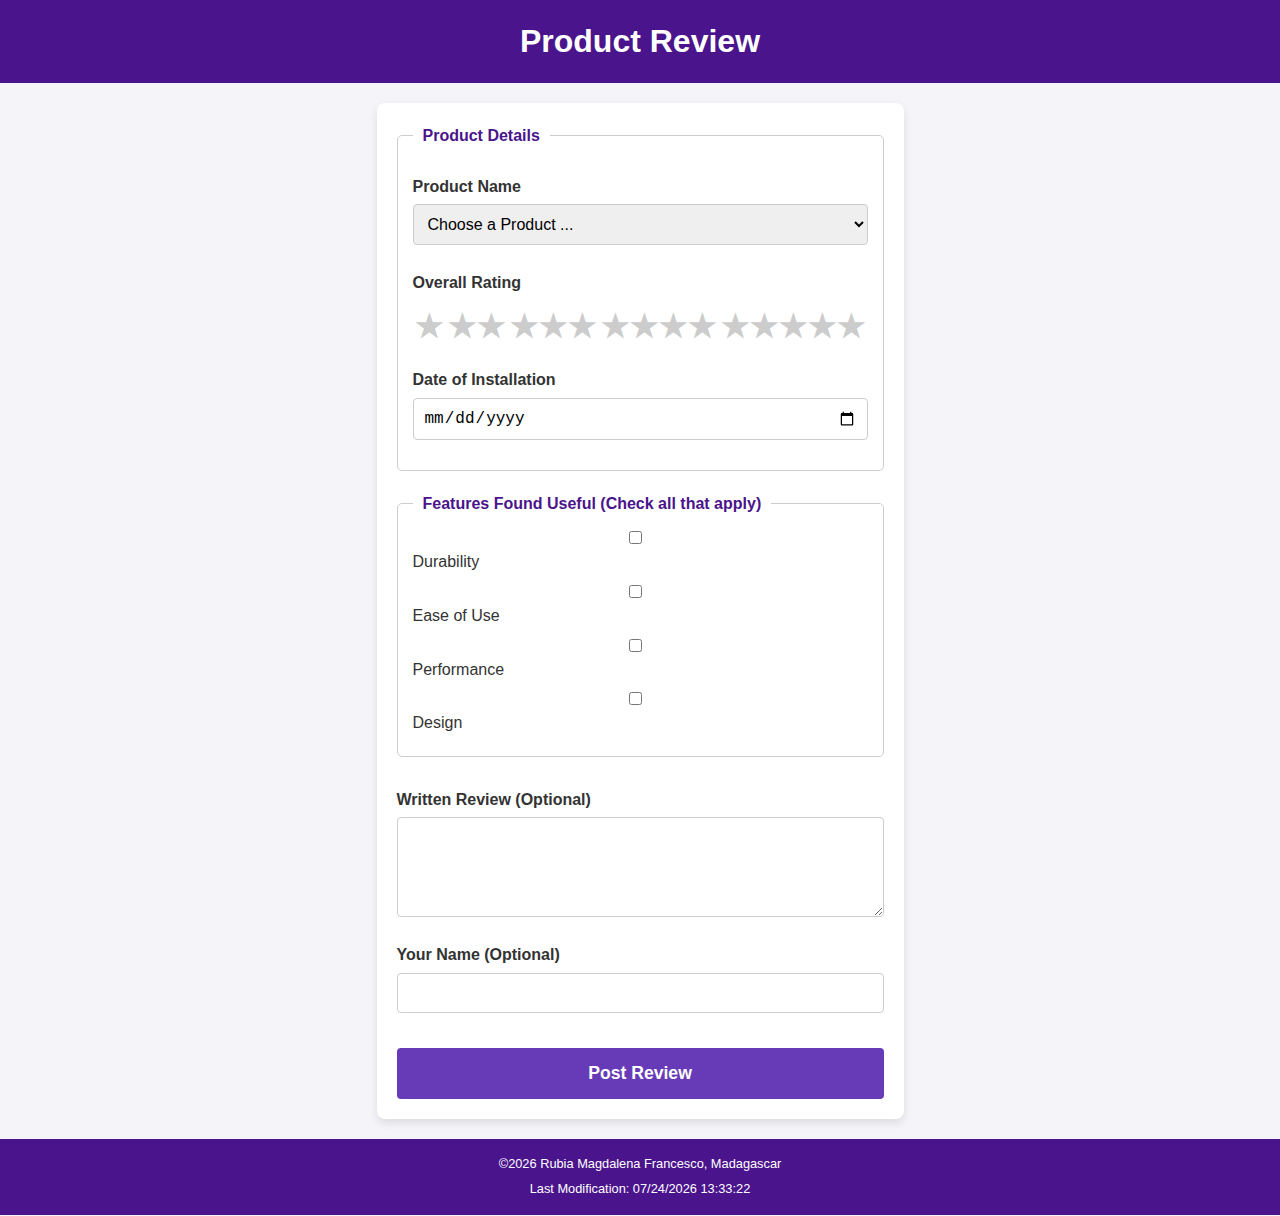
<file: form.html>
<!DOCTYPE html>
<html lang="en">
<head>
    <meta charset="UTF-8">
    <meta name="viewport" content="width=device-width, initial-scale=1.0">
    <title>Product Review Form</title>
    <link rel="stylesheet" href="styles/form.css">
    </head>
<body>
    <header>
        <h1>Product Review</h1>
    </header>

    <main>
        <form method="get" action="review.html" class="review-form">
            <fieldset>
                <legend>Product Details</legend>

                <label for="productName">Product Name</label>
                <select id="productName" name="productName" required>
                    <option value="" disabled selected>Choose a Product ...</option>
                    </select>

                <label>Overall Rating</label>
                <div class="rating-stars">
                    <input type="radio" id="rating5" name="overallRating" value="5" required>
                    <label for="rating5" title="5 Stars">★★★★★</label>

                    <input type="radio" id="rating4" name="overallRating" value="4">
                    <label for="rating4" title="4 Stars">★★★★</label>

                    <input type="radio" id="rating3" name="overallRating" value="3">
                    <label for="rating3" title="3 Stars">★★★</label>

                    <input type="radio" id="rating2" name="overallRating" value="2">
                    <label for="rating2" title="2 Stars">★★</label>

                    <input type="radio" id="rating1" name="overallRating" value="1">
                    <label for="rating1" title="1 Star">★</label>
                </div>

                <label for="installDate">Date of Installation</label>
                <input type="date" id="installDate" name="installDate" required>
            </fieldset>

            <fieldset>
                <legend>Features Found Useful (Check all that apply)</legend>

                <div class="checkbox-group">
                    <input type="checkbox" id="featureDurability" name="usefulFeatures" value="Durability">
                    <label for="featureDurability">Durability</label>

                    <input type="checkbox" id="featureEase" name="usefulFeatures" value="Ease of Use">
                    <label for="featureEase">Ease of Use</label>

                    <input type="checkbox" id="featurePerformance" name="usefulFeatures" value="Performance">
                    <label for="featurePerformance">Performance</label>

                    <input type="checkbox" id="featureDesign" name="usefulFeatures" value="Design">
                    <label for="featureDesign">Design</label>
                </div>
            </fieldset>
            
            <label for="writtenReview">Written Review (Optional)</label>
            <textarea id="writtenReview" name="writtenReview"></textarea>

            <label for="userName">Your Name (Optional)</label>
            <input type="text" id="userName" name="userName">

            <input type="submit" value="Post Review" class="submit-button">
        </form>
    </main>

    <footer>
        <p>&copy;<span id="currentYear"></span> Rubia Magdalena Francesco, Madagascar</p>
        <p>Last Modification: <span id="lastModified"></span></p>
    </footer>

    <script src="scripts/form.js"></script>
</body>
</html>
</file>
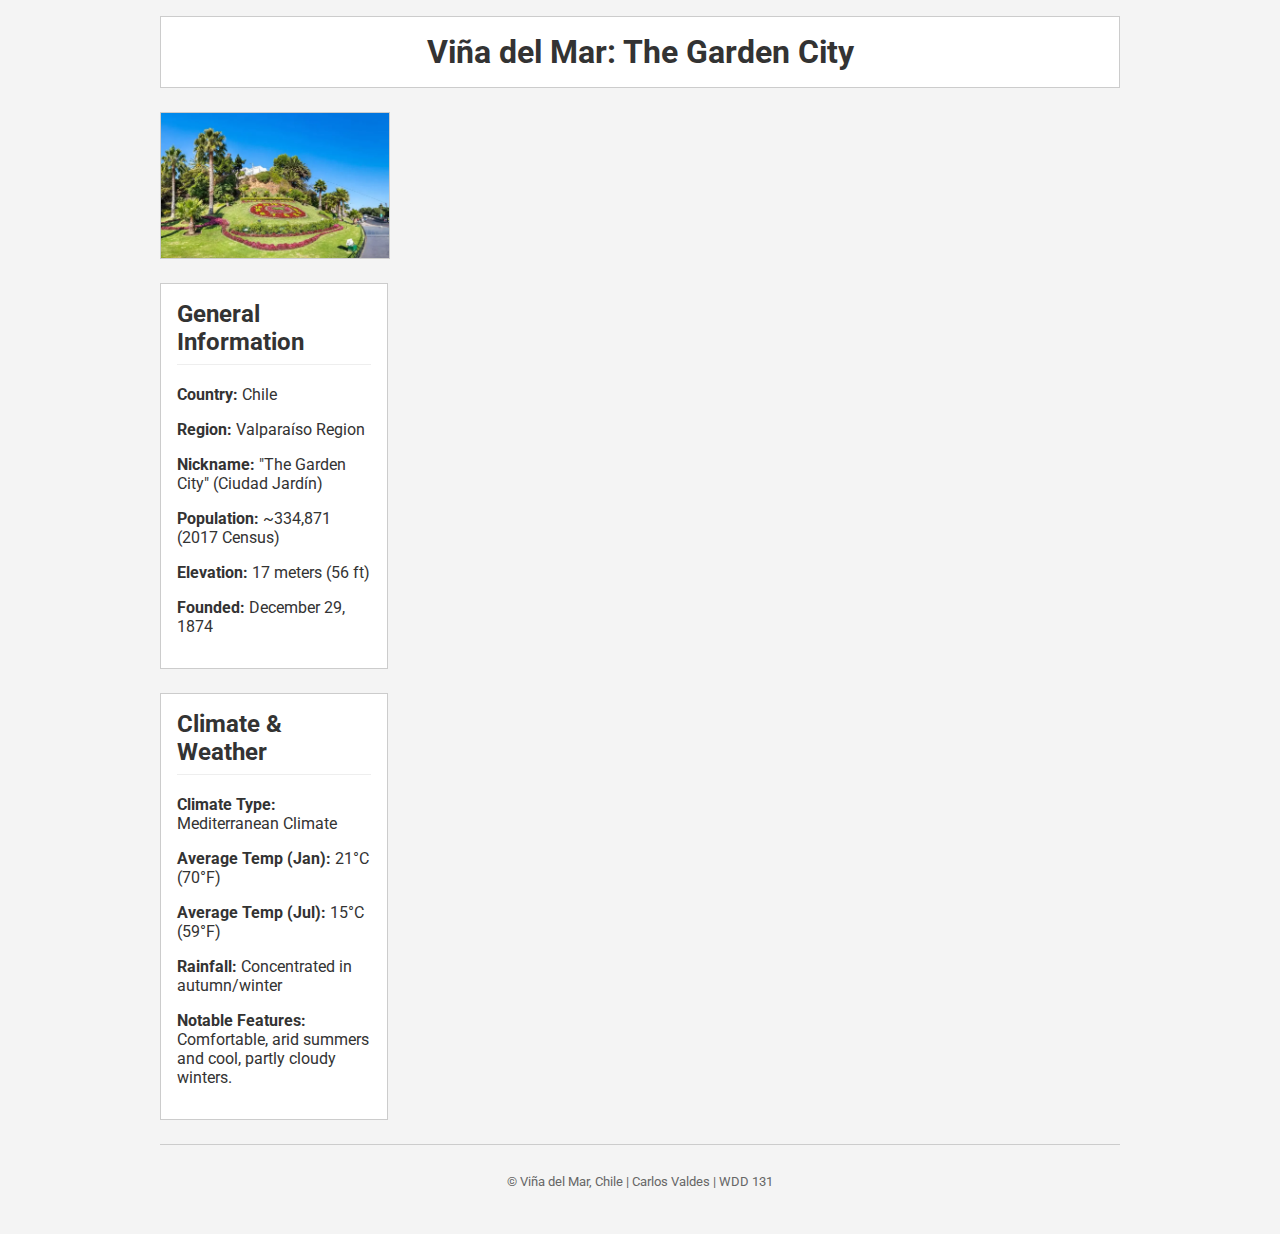
<file: place.html>
<!DOCTYPE html>
<html lang="en">
<head>
    <meta charset="UTF-8">
    <meta name="viewport" content="width=device-width, initial-scale=1.0">
    <title>Viña del Mar, Chile</title>
    <meta name="description" content="Explore Viña del Mar, Chile, known as the 'Garden City.' Discover its beautiful beaches, vibrant culture, and detailed weather information.">
    <meta name="author" content="Carlos Valdes">
    <link rel="stylesheet" href="styles/place.css">
    <link rel="preconnect" href="https://fonts.googleapis.com">
    <link rel="preconnect" href="https://fonts.gstatic.com" crossorigin>
    <link href="https://fonts.googleapis.com/css2?family=Roboto:wght@400;700&display=swap" rel="stylesheet">
</head>
<body>

    <div class="page-container">
        <header>
            <h1>Viña del Mar: The Garden City</h1>
        </header>

        <main>
            <div class="image-container">
                <picture>
                    <source media="(min-width: 768px)" srcset="images/vina-del-mar-large.webp">
                    <img src="images/vina-del-mar-small.jpg" alt="A beautiful view of the coastal city of Viña del Mar">
                </picture>
            </div>

            <div class="data-section">
                <h2>General Information</h2>
                <p><strong>Country:</strong> Chile</p>
                <p><strong>Region:</strong> Valparaíso Region</p>
                <p><strong>Nickname:</strong> "The Garden City" (Ciudad Jardín)</p>
                <p><strong>Population:</strong> ~334,871 (2017 Census)</p>
                <p><strong>Elevation:</strong> 17 meters (56 ft)</p>
                <p><strong>Founded:</strong> December 29, 1874</p>
            </div>

            <div class="weather-section">
                <h2>Climate & Weather</h2>
                <p><strong>Climate Type:</strong> Mediterranean Climate</p>
                <p><strong>Average Temp (Jan):</strong> 21°C (70°F)</p>
                <p><strong>Average Temp (Jul):</strong> 15°C (59°F)</p>
                <p><strong>Rainfall:</strong> Concentrated in autumn/winter</p>
                <p><strong>Notable Features:</strong> Comfortable, arid summers and cool, partly cloudy winters.</p>
            </div>
        </main>

        <footer>
            <p>&copy; <span id="currentyear"></span> Viña del Mar, Chile | Carlos Valdes | WDD 131</p>
        </footer>
    </div>

    <script src="scripts/place.js" defer></script>
</body>
</html>
</file>
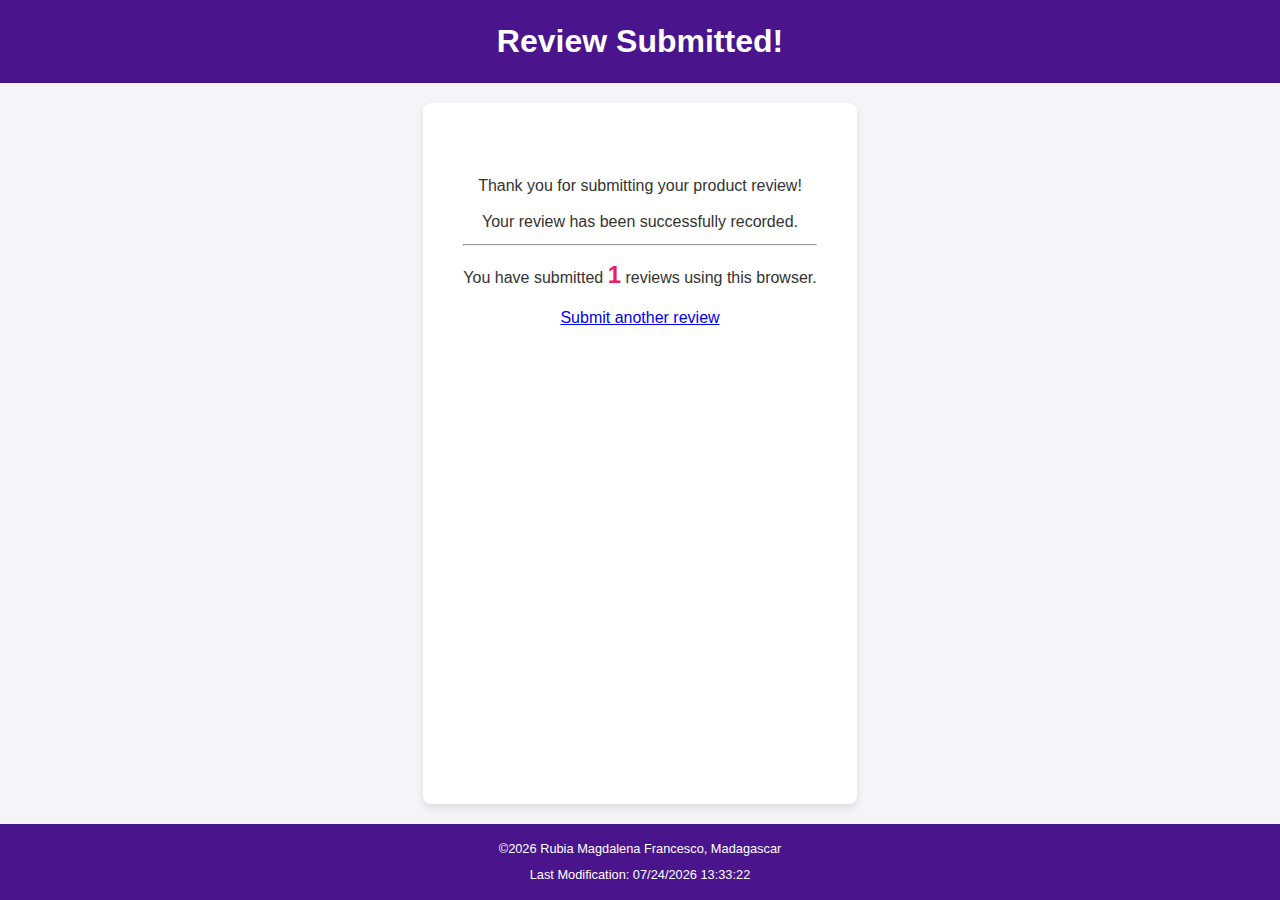
<file: review.html>
<!DOCTYPE html>
<html lang="en">
<head>
    <meta charset="UTF-8">
    <meta name="viewport" content="width=device-width, initial-scale=1.0">
    <title>Review Confirmation</title>
    <link rel="stylesheet" href="styles/form.css"> 
</head>
<body>
    <header>
        <h1>Review Submitted!</h1>
    </header>

    <main>
        <div class="confirmation-message">
            <p>Thank you for submitting your product review!</p>
            <p>Your review has been successfully recorded.</p>
            <hr>
            <p>You have submitted <span id="reviewCount">0</span> reviews using this browser.</p>
            <p><a href="form.html">Submit another review</a></p>
        </div>
    </main>

    <footer>
        <p>&copy;<span id="currentYear"></span> Rubia Magdalena Francesco, Madagascar</p>
        <p>Last Modification: <span id="lastModified"></span></p>
    </footer>

    <script src="scripts/form.js"></script>
</body>
</html>
</file>
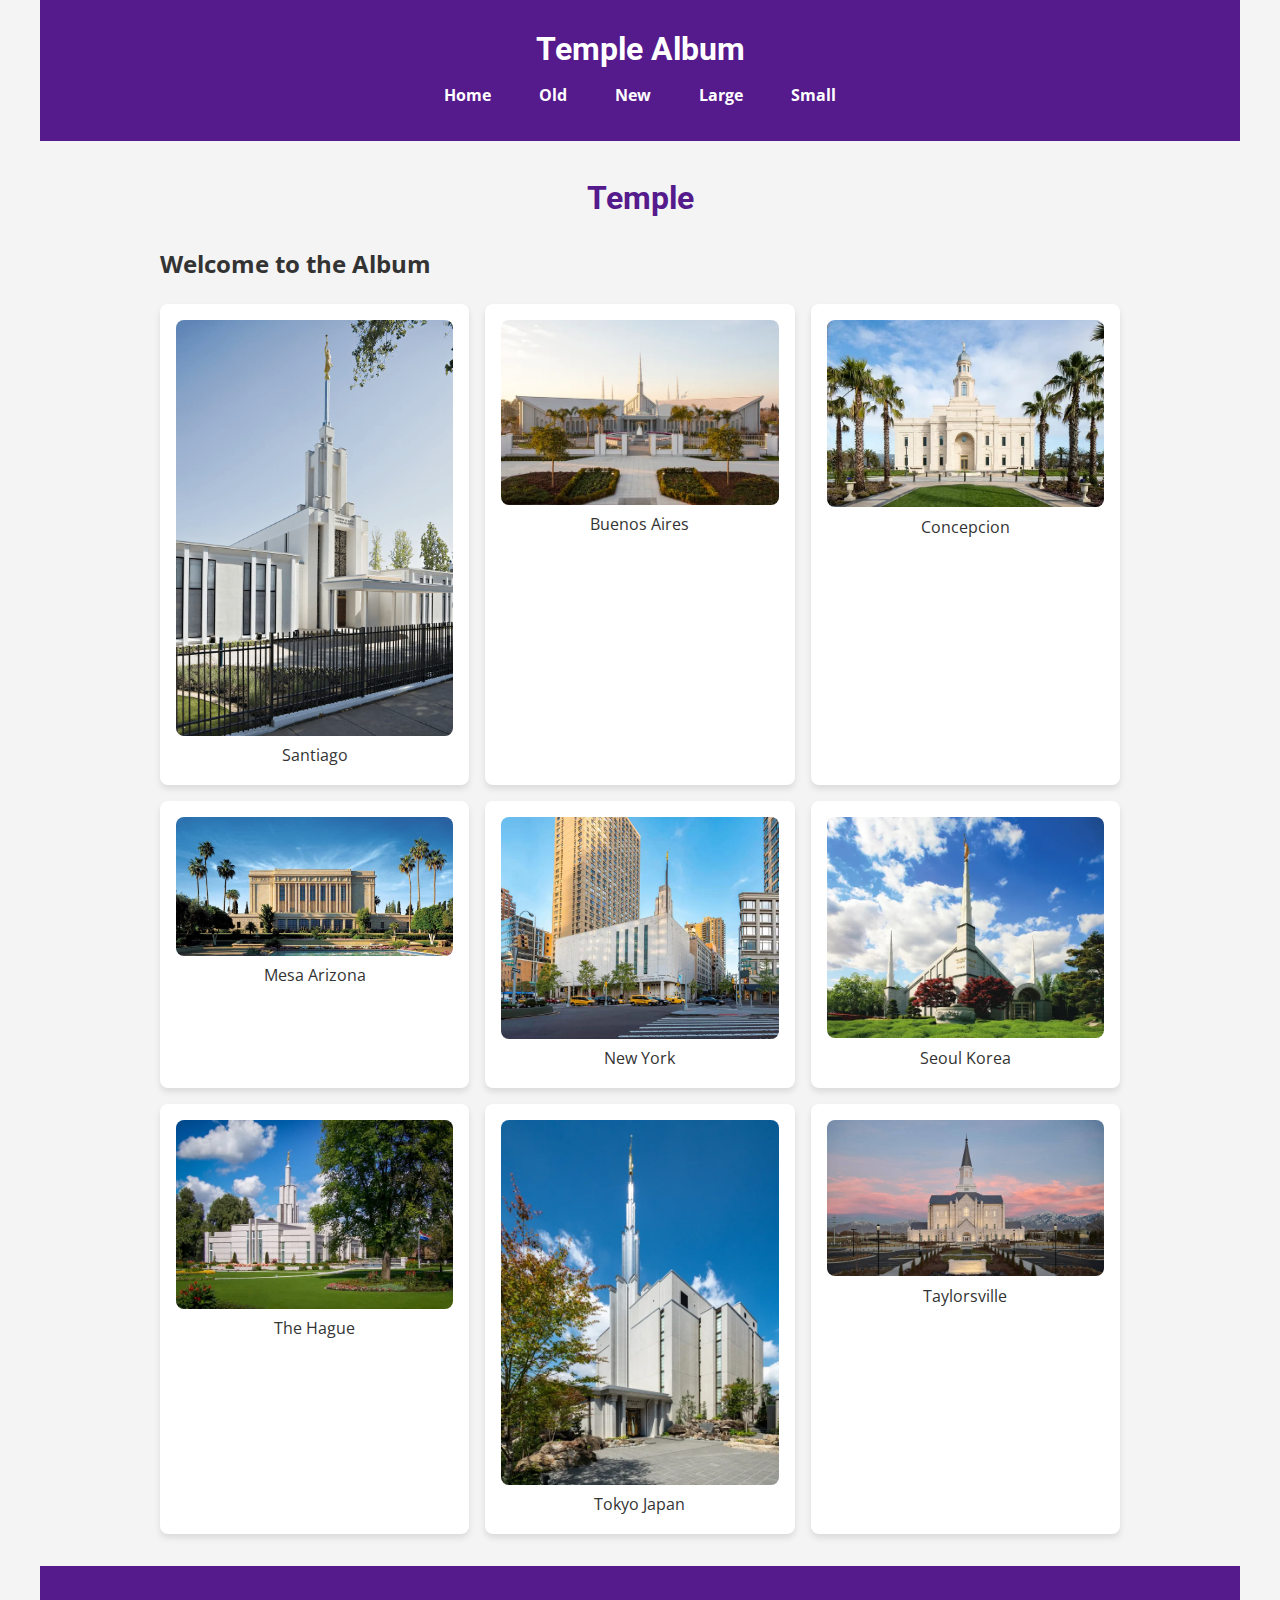
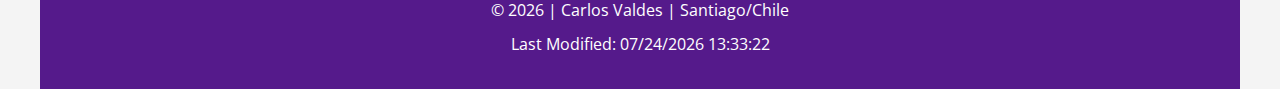
<file: temples.html>
<!DOCTYPE html>
<html lang="en">
<head>
    <meta charset="UTF-8">
    <meta name="viewport" content="width=device-width, initial-scale=1.0">
    <title>Temple Album</title>
    <meta name="description" content="A simple, responsive picture album of temples.">
    <meta name="author" content="Carlos Valdes">
    <link rel="stylesheet" href="styles/temples.css">
    <link rel="stylesheet" href="styles/temples-large.css" media="screen and (min-width: 768px)">
    <script src="scripts/temples.js" defer></script>
</head>
<body>
    <header>
        <h1>Temple Album</h1>
        <nav>
            <a href="#">Home</a>
            <a href="#">Old</a>
            <a href="#">New</a>
            <a href="#">Large</a>
            <a href="#">Small</a>
        </nav>
    </header>
    <main>
        <h1>Temple</h1>
        <h2>Welcome to the Album</h2>
        <div class="temple-grid">
            <figure>
                <img src="images/santiago_chile_temple.jpg" alt="Santiago Chile Temple">
                <figcaption>Santiago</figcaption>
            </figure>
            <figure>
                <img src="images/buenos_aires_argentina_temple.webp" alt="Buenos Aires Argentina Temple">
                <figcaption>Buenos Aires</figcaption>
            </figure>
            <figure>
                <img src="images/concepcion_chile_temple.jpg" alt="Concepcion Chile Temple">
                <figcaption>Concepcion</figcaption>
            </figure>
            <figure>
                <img src="images/mesa-arizona-temple.jpg" alt="Mesa Arizona Temple">
                <figcaption>Mesa Arizona</figcaption>
            </figure>
            <figure>
                <img src="images/new-york-temple.jpg" alt="New York Temple">
                <figcaption>New York</figcaption>
            </figure>
            <figure>
                <img src="images/seoul_korea_temple.webp" alt="Seoul Korea Temple">
                <figcaption>Seoul Korea</figcaption>
            </figure>
            <figure>
                <img src="images/the_hague_netherlands_temple.webp" alt="The Hague Netherlands Temple">
                <figcaption>The Hague</figcaption>
            </figure>
            <figure>
                <img src="images/tokyo_japan_temple.webp" alt="Tokyo Japan Temple">
                <figcaption>Tokyo Japan</figcaption>
            </figure>
            <figure>
                <img src="images/taylorsville_utah_temple.jpg" alt="Taylorsville Utah Temple">
                <figcaption>Taylorsville</figcaption>
            </figure>
        </div>
    </main>
    <footer>
        <p>&copy; <span id="currentyear"></span> | Carlos Valdes | Santiago/Chile</p>
        <p id="lastModified"></p>
    </footer>
</body>
</html>
</file>
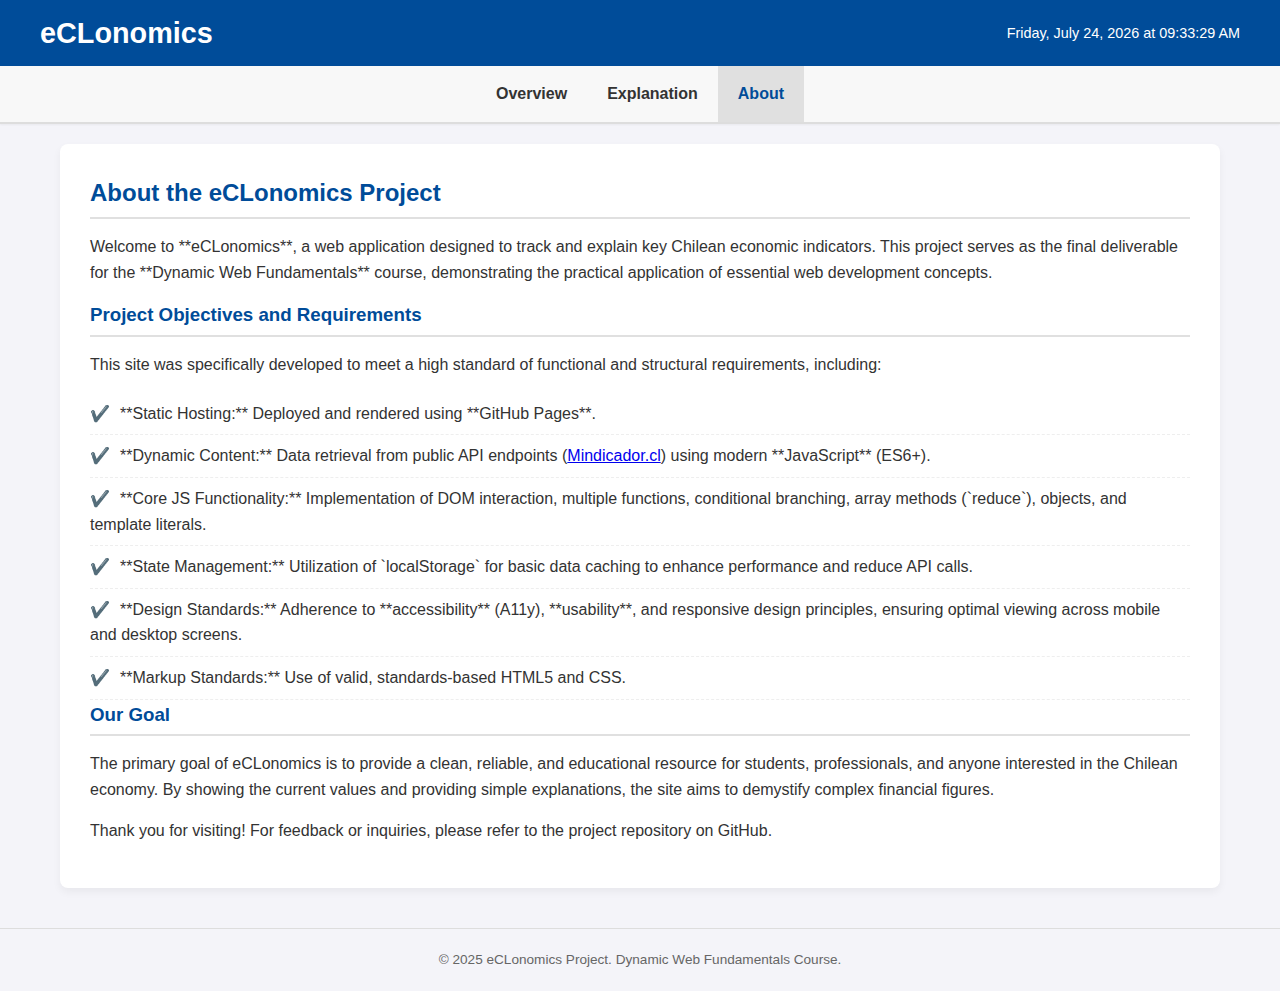
<file: project/about.html>
<!DOCTYPE html>
<html lang="en">
<head>
    <meta charset="UTF-8">
    <meta name="viewport" content="width=device-width, initial-scale=1.0">
    <!-- SEO & Author Tags -->
    <meta name="description" content="About eCLonomics: A project developed for the Dynamic Web Fundamentals course to demonstrate modern JavaScript, HTML, and responsive design principles.">
    <meta name="author" content="Carlos Valdes">
    
    <title>eCLonomics - About the Project</title>
    <!-- Link to the main style file -->
    <link rel="stylesheet" href="styles/eclonomics.css">
    <!-- Using Font Awesome for icons -->
    <link rel="stylesheet" href="https://cdnjs.cloudflare.com/ajax/libs/font-awesome/6.5.1/css/all.min.css">
</head>
<body>
    <header>
        <div class="header-container">
            <h1 class="logo">eCLonomics</h1>
            <!-- Container for the dynamic date and time (uses script) -->
            <div id="date-time-display" class="date-time-display"></div>
        </div>
    </header>

    <!-- Common Navigation Bar -->
    <nav>
        <ul class="nav-links">
            <li><a href="eclonomics.html">Overview</a></li>
            <li><a href="explanation.html">Explanation</a></li>
            <li><a href="about.html" class="active">About</a></li>
        </ul>
    </nav>
    
    <main class="about-main">
        <section class="content-section">
            <h2>About the eCLonomics Project</h2>
            <p>Welcome to **eCLonomics**, a web application designed to track and explain key Chilean economic indicators. This project serves as the final deliverable for the **Dynamic Web Fundamentals** course, demonstrating the practical application of essential web development concepts.</p>

            <h3>Project Objectives and Requirements</h3>
            <p>This site was specifically developed to meet a high standard of functional and structural requirements, including:</p>
            <ul>
                <li>**Static Hosting:** Deployed and rendered using **GitHub Pages**.</li>
                <li>**Dynamic Content:** Data retrieval from public API endpoints (<a href="https://mindicador.cl/api" target="_blank">Mindicador.cl</a>) using modern **JavaScript** (ES6+).</li>
                <li>**Core JS Functionality:** Implementation of DOM interaction, multiple functions, conditional branching, array methods (`reduce`), objects, and template literals.</li>
                <li>**State Management:** Utilization of `localStorage` for basic data caching to enhance performance and reduce API calls.</li>
                <li>**Design Standards:** Adherence to **accessibility** (A11y), **usability**, and responsive design principles, ensuring optimal viewing across mobile and desktop screens.</li>
                <li>**Markup Standards:** Use of valid, standards-based HTML5 and CSS.</li>
            </ul>

            <h3>Our Goal</h3>
            <p>The primary goal of eCLonomics is to provide a clean, reliable, and educational resource for students, professionals, and anyone interested in the Chilean economy. By showing the current values and providing simple explanations, the site aims to demystify complex financial figures.</p>
            
            <p>Thank you for visiting! For feedback or inquiries, please refer to the project repository on GitHub.</p>
        </section>
    </main>

    <footer>
        <p>&copy; 2025 eCLonomics Project. Dynamic Web Fundamentals Course.</p>
    </footer>

    <!-- The common script is included for the date/time display -->
    <script src="scripts/eclonomics.js"></script>
</body>
</html>
</file>
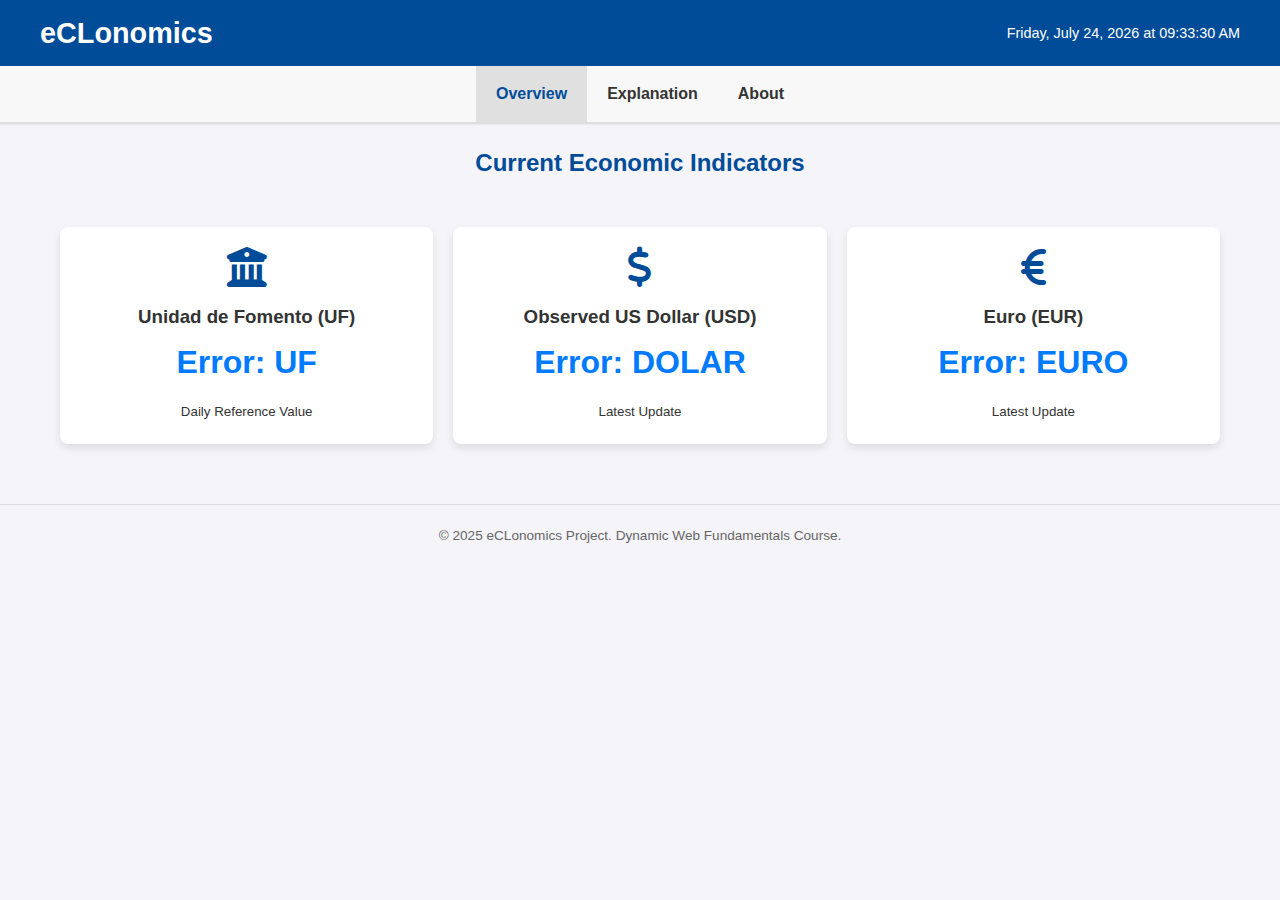
<file: project/eclonomics.html>
<!DOCTYPE html>
<html lang="en">
<head>
    <meta charset="UTF-8">
    <meta name="viewport" content="width=device-width, initial-scale=1.0">
    <!-- SEO & Author Tags -->
    <meta name="description" content="eCLonomics provides a real-time dashboard of key Chilean economic indicators (UF, USD, EUR) with historical context and clear explanations.">
    <meta name="author" content="Carlos Valdes">
    
    <title>eCLonomics - Chilean Economic Dashboard</title>
    <!-- Link to the main style file -->
    <link rel="stylesheet" href="styles/eclonomics.css">
    <!-- Using Font Awesome for icons -->
    <link rel="stylesheet" href="https://cdnjs.cloudflare.com/ajax/libs/font-awesome/6.5.1/css/all.min.css">
</head>
<body>
    <header>
        <div class="header-container">
            <h1 class="logo">eCLonomics</h1>
            <!-- Container for the dynamic date and time -->
            <div id="date-time-display" class="date-time-display"></div>
        </div>
    </header>

    <!-- Common Navigation Bar -->
    <nav>
        <ul class="nav-links">
            <li><a href="eclonomics.html" class="active">Overview</a></li>
            <li><a href="explanation.html">Explanation</a></li>
            <li><a href="about.html">About</a></li>
        </ul>
    </nav>
    
    <main>
        <!-- SECTION 1: Current Indicators Dashboard -->
        <section id="dashboard" class="dashboard-section">
            <h2>Current Economic Indicators</h2>
            <div id="indicators-container" class="indicators-grid">
                <!-- UF, DOLAR, and EURO indicators will be injected here by JavaScript -->
                <div class="indicator-card" data-currency="UF">
                    <i class="fas fa-university icon"></i>
                    <h3>Unidad de Fomento (UF)</h3>
                    <p id="uf-value">Loading...</p>
                    <small>Daily Reference Value</small>
                </div>
                
                <div class="indicator-card" data-currency="DOLAR">
                    <i class="fas fa-dollar-sign icon"></i>
                    <h3>Observed US Dollar (USD)</h3>
                    <p id="dolar-value">Loading...</p>
                    <small>Latest Update</small>
                </div>

                <div class="indicator-card" data-currency="EURO">
                    <i class="fas fa-euro-sign icon"></i>
                    <h3>Euro (EUR)</h3>
                    <p id="euro-value">Loading...</p>
                    <small>Latest Update</small>
                </div>
            </div>
        </section>

    </main>

    <footer>
        <p>&copy; 2025 eCLonomics Project. Dynamic Web Fundamentals Course.</p>
    </footer>

    <!-- Link to the main script file -->
    <script src="scripts/eclonomics.js"></script>
</body>
</html>
</file>
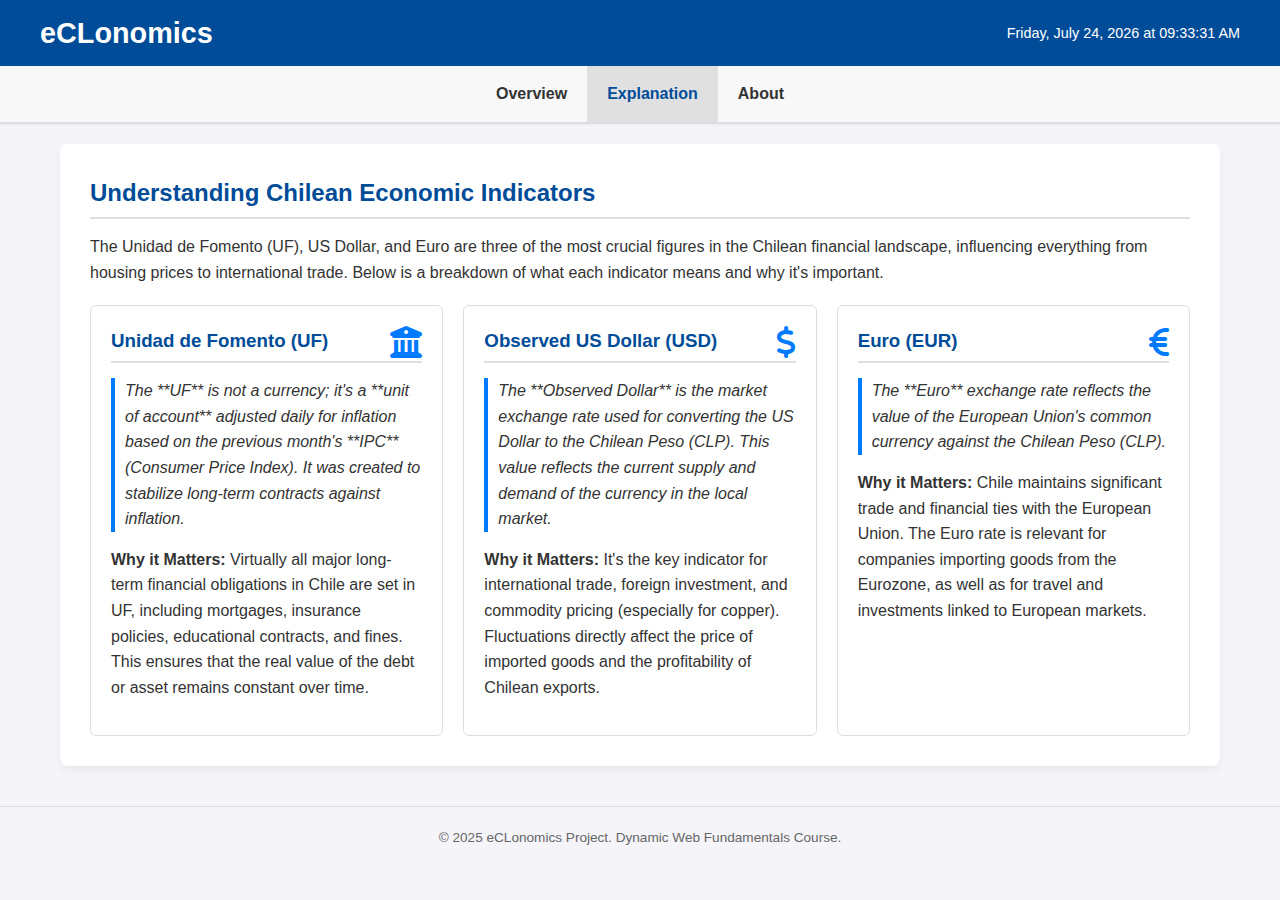
<file: project/explanation.html>
<!DOCTYPE html>
<html lang="en">
<head>
    <meta charset="UTF-8">
    <meta name="viewport" content="width=device-width, initial-scale=1.0">
    <!-- SEO & Author Tags -->
    <meta name="description" content="Detailed explanations and historical context for Chile's Unidad de Fomento (UF), US Dollar, and Euro indicators. Learn what they mean for the economy.">
    <meta name="author" content="Carlos Valdes">
    
    <title>eCLonomics - Indicator Explanation</title>
    <!-- Link to the main style file -->
    <link rel="stylesheet" href="styles/eclonomics.css">
    <!-- Using Font Awesome for icons -->
    <link rel="stylesheet" href="https://cdnjs.cloudflare.com/ajax/libs/font-awesome/6.5.1/css/all.min.css">
</head>
<body>
    <header>
        <div class="header-container">
            <h1 class="logo">eCLonomics</h1>
            <!-- Container for the dynamic date and time (uses script) -->
            <div id="date-time-display" class="date-time-display"></div>
        </div>
    </header>

    <!-- Common Navigation Bar -->
    <nav>
        <ul class="nav-links">
            <li><a href="eclonomics.html">Overview</a></li>
            <li><a href="explanation.html" class="active">Explanation</a></li>
            <li><a href="about.html">About</a></li>
        </ul>
    </nav>
    
    <main class="explanation-main">
        <section class="content-section">
            <h2>Understanding Chilean Economic Indicators</h2>
            <p>The Unidad de Fomento (UF), US Dollar, and Euro are three of the most crucial figures in the Chilean financial landscape, influencing everything from housing prices to international trade. Below is a breakdown of what each indicator means and why it's important.</p>

            <div class="indicator-detail-container">
                
                <!-- UF EXPLANATION -->
                <article class="indicator-detail-card">
                    <i class="fas fa-university icon detail-icon"></i>
                    <h3>Unidad de Fomento (UF)</h3>
                    <p class="summary">The **UF** is not a currency; it's a **unit of account** adjusted daily for inflation based on the previous month's **IPC** (Consumer Price Index). It was created to stabilize long-term contracts against inflation.</p>
                    <p><strong>Why it Matters:</strong> Virtually all major long-term financial obligations in Chile are set in UF, including mortgages, insurance policies, educational contracts, and fines. This ensures that the real value of the debt or asset remains constant over time.</p>
                </article>

                <!-- US DOLLAR EXPLANATION -->
                <article class="indicator-detail-card">
                    <i class="fas fa-dollar-sign icon detail-icon"></i>
                    <h3>Observed US Dollar (USD)</h3>
                    <p class="summary">The **Observed Dollar** is the market exchange rate used for converting the US Dollar to the Chilean Peso (CLP). This value reflects the current supply and demand of the currency in the local market.</p>
                    <p><strong>Why it Matters:</strong> It's the key indicator for international trade, foreign investment, and commodity pricing (especially for copper). Fluctuations directly affect the price of imported goods and the profitability of Chilean exports.</p>
                </article>

                <!-- EURO EXPLANATION -->
                <article class="indicator-detail-card">
                    <i class="fas fa-euro-sign icon detail-icon"></i>
                    <h3>Euro (EUR)</h3>
                    <p class="summary">The **Euro** exchange rate reflects the value of the European Union's common currency against the Chilean Peso (CLP).</p>
                    <p><strong>Why it Matters:</strong> Chile maintains significant trade and financial ties with the European Union. The Euro rate is relevant for companies importing goods from the Eurozone, as well as for travel and investments linked to European markets.</p>
                </article>
            </div>
        </section>
    </main>

    <footer>
        <p>&copy; 2025 eCLonomics Project. Dynamic Web Fundamentals Course.</p>
    </footer>

    <!-- The common script is included for the date/time display -->
    <script src="scripts/eclonomics.js"></script>
</body>
</html>
</file>
<file: styles/place.css>
/* Global CSS variables */
:root {
    --primary-color: #333;
    --secondary-color: #fff;
    --background-color: #f4f4f4;
    --border-color: #ccc;
    --heading-font: 'Roboto', sans-serif;
    --body-font: 'Roboto', sans-serif;
}

/* Mobile-first styling */
body {
    font-family: var(--body-font);
    margin: 0;
    padding: 0;
    background-color: var(--background-color);
    color: var(--primary-color);
}

.page-container {
    max-width: 960px;
    margin: 0 auto;
    padding: 1rem;
    display: flex;
    flex-direction: column;
    gap: 1.5rem;
}

header {
    text-align: center;
    padding: 1rem;
    border: 1px solid var(--border-color);
    background-color: var(--secondary-color);
}

header h1 {
    font-family: var(--heading-font);
    margin: 0;
}

main {
    display: flex;
    flex-direction: column;
    gap: 1.5rem;
}

.image-container {
    width: 100%;
    border: 1px solid var(--border-color);
    background-color: var(--secondary-color);
    text-align: center;
}

.image-container img {
    max-width: 100%;
    height: auto;
    display: block;
}

.data-section, .weather-section {
    border: 1px solid var(--border-color);
    background-color: var(--secondary-color);
    padding: 1rem;
}

.data-section h2, .weather-section h2 {
    font-family: var(--heading-font);
    margin-top: 0;
    border-bottom: 1px solid #eee;
    padding-bottom: 0.5rem;
}

.weather-section h2 {
    display: flex;
    align-items: center;
    gap: 10px;
}

/* Style for the embedded SVG icon */
.weather-section .weather-icon {
    width: 24px;
    height: 24px;
}

footer {
    text-align: center;
    padding: 1rem;
    border-top: 1px solid var(--border-color);
    font-size: 0.8rem;
    color: #666;
}

/* Desktop styling for larger screens */
@media (min-width: 768px) {
    .page-container {
        display: grid;
        grid-template-areas:
            "title title title"
            "data image weather"
            "footer footer footer";
        grid-template-columns: 1fr 2fr 1fr;
        gap: 1.5rem;
    }

    header {
        grid-area: title;
    }

    .data-section {
        grid-area: data;
    }

    .image-container {
        grid-area: image;
        padding: 0;
    }

    .weather-section {
        grid-area: weather;
    }

    footer {
        grid-area: footer;
    }
}
</file>
<file: styles/temples.css>
/* Google Fonts */
@import url('https://fonts.googleapis.com/css2?family=Roboto:wght@400;700&family=Open+Sans:wght@400;700&display=swap');

/* General Styles */
body {
    font-family: 'Open Sans', sans-serif;
    line-height: 1.6;
    margin: 0;
    background-color: #f4f4f4;
    color: #333;
}

header {
    background-color: #551A8B;
    color: #fff;
    padding: 1.5rem;
    text-align: center;
}

header h1 {
    margin: 0;
    font-size: 2rem;
    font-family: 'Roboto', sans-serif;
}

header nav a {
    color: #fff;
    text-decoration: none;
    font-weight: 700;
    padding: 0.5rem 1rem;
    border-radius: 5px;
    transition: background-color 0.3s ease, color 0.3s ease;
}

header nav a:hover {
    background-color: #401369;
}

main {
    max-width: 960px;
    margin: 2rem auto;
    padding: 0 1rem;
}

main h1 {
    text-align: center;
    font-family: 'Roboto', sans-serif;
    color: #551A8B;
}

.temple-grid {
    display: grid;
    gap: 1rem;
    grid-template-columns: 1fr;
}

.temple-grid figure {
    margin: 0;
    padding: 1rem;
    background-color: #fff;
    border-radius: 8px;
    box-shadow: 0 4px 6px rgba(0, 0, 0, 0.1);
    text-align: center;
}

.temple-grid img {
    max-width: 100%;
    height: auto;
    border-radius: 8px;
}

footer {
    background-color: #551A8B;
    color: #fff;
    text-align: center;
    padding: 1.5rem;
    margin-top: auto;
}

footer p {
    margin: 0.5rem 0;
}
</file>
<file: styles/temples-large.css>
/* This stylesheet is for larger screens */

@media (min-width: 768px) {
    /* The media query is now active and contains a rule */
    body {
        margin: 0 auto;
        max-width: 1200px;
    }

    .temple-grid {
        grid-template-columns: repeat(3, 1fr);
    }
}

nav {
    display: flex;
    justify-content: center;
    gap: 1rem;
}

/* This is the hamburger menu that will be hidden on large screens */
.hamburger {
    display: none;
}
</file>
<file: styles/form.css>
/* Basic Reset and Box Sizing */
*, *::before, *::after {
    box-sizing: border-box;
    margin: 0;
    padding: 0;
}

body {
    font-family: Arial, sans-serif;
    line-height: 1.6;
    background-color: #f4f4f9; /* Light background */
    color: #333;
    display: flex;
    flex-direction: column;
    min-height: 100vh;
}

header {
    background-color: #4a148c; /* Deep Purple */
    color: white;
    padding: 1rem;
    text-align: center;
}

main {
    flex: 1; /* Main content takes up available space */
    padding: 20px;
    max-width: 600px; /* Max width for desktop readability */
    margin: 20px auto;
    background-color: white;
    border-radius: 8px;
    box-shadow: 0 4px 8px rgba(0, 0, 0, 0.1);
}

/* --- Form Styling --- */
.review-form {
    display: flex;
    flex-direction: column;
}

/* Fieldset Styling */
fieldset {
    border: 1px solid #ccc;
    padding: 15px;
    margin-bottom: 20px;
    border-radius: 5px;
}

legend {
    font-weight: bold;
    color: #4a148c;
    padding: 0 10px;
}

/* Label and Input Styling */
label {
    display: block;
    margin-bottom: 5px;
    margin-top: 10px;
    font-weight: bold;
}

input[type="text"],
input[type="date"],
select,
textarea {
    width: 100%;
    padding: 10px;
    margin-bottom: 15px;
    border: 1px solid #ccc;
    border-radius: 4px;
    font-size: 1rem;
}

textarea {
    resize: vertical;
    min-height: 100px;
}

/* --- Overall Rating Stars (Radio Group) --- */
.rating-stars {
    display: flex;
    flex-direction: row-reverse; /* To make 5 stars appear on the right */
    justify-content: flex-end;
    margin-bottom: 15px;
}

.rating-stars input[type="radio"] {
    display: none; /* Hide the actual radio button */
}

.rating-stars label {
    font-size: 2rem; /* Star size */
    color: #ccc; /* Unselected star color */
    cursor: pointer;
    transition: color 0.2s;
    margin: 0 2px;
}

/* Hover and checked state styling */
.rating-stars label:hover,
.rating-stars label:hover ~ label,
.rating-stars input[type="radio"]:checked ~ label {
    color: gold; /* Selected/hovered star color */
}

/* --- Checkbox Group for Features --- */
.checkbox-group {
    display: flex;
    flex-direction: column;
    gap: 5px;
}

.checkbox-group input[type="checkbox"] {
    margin-right: 10px;
    width: auto; /* Override 100% width */
}

.checkbox-group label {
    display: flex;
    align-items: center;
    font-weight: normal;
    margin-top: 0;
}

/* --- Submit Button --- */
.submit-button {
    background-color: #673ab7; /* Lighter Purple */
    color: white;
    padding: 15px;
    border: none;
    border-radius: 4px;
    cursor: pointer;
    font-size: 1.1rem;
    font-weight: bold;
    margin-top: 20px;
    transition: background-color 0.3s;
}

.submit-button:hover {
    background-color: #512da8;
}

/* --- Confirmation Page Styling --- */
.confirmation-message {
    text-align: center;
    padding: 40px 20px;
}

.confirmation-message h1 {
    color: #673ab7;
    margin-bottom: 15px;
}

.confirmation-message p {
    margin: 10px 0;
}

#reviewCount {
    font-size: 1.5rem;
    font-weight: bold;
    color: #e91e63; /* Pink accent */
}

/* --- Footer Styling --- */
footer {
    background-color: #4a148c; /* Deep Purple */
    color: white;
    text-align: center;
    padding: 10px;
    font-size: 0.8rem;
    margin-top: auto; /* Pushes footer to the bottom */
}

footer p {
    margin: 5px 0;
}

/* --- Media Query for Mobile (Ensuring Usability) --- */
@media (max-width: 600px) {
    main {
        margin: 10px;
        padding: 15px;
    }
    
    header h1 {
        font-size: 1.5rem;
    }
}
</file>
<file: project/styles/eclonomics.css>
/* RESET BÁSICO */
* {
    margin: 0;
    padding: 0;
    box-sizing: border-box;
}

body {
    font-family: -apple-system, BlinkMacSystemFont, "Segoe UI", Roboto, Helvetica, Arial, sans-serif, "Apple Color Emoji", "Segoe UI Emoji", "Segoe UI Symbol";
    line-height: 1.6;
    color: #333;
    background-color: #f4f4f9; /* Light background */
}

/* HEADER AND NAVIGATION */
header {
    background-color: #004c99; /* Primary Blue (Chilean inspired) */
    color: white;
    padding: 10px 20px;
    box-shadow: 0 2px 4px rgba(0, 0, 0, 0.1);
}

.header-container {
    display: flex;
    justify-content: space-between;
    align-items: center;
    max-width: 1200px;
    margin: 0 auto;
}

.logo {
    font-size: 1.8em;
    font-weight: 700;
}

.date-time-display {
    font-size: 0.9em;
    font-weight: 300;
}

nav {
    background-color: #f8f8f8;
    border-bottom: 2px solid #ddd;
    box-shadow: 0 1px 2px rgba(0, 0, 0, 0.05);
}

.nav-links {
    list-style: none;
    display: flex;
    justify-content: center;
    max-width: 1200px;
    margin: 0 auto;
}

.nav-links li a {
    display: block;
    padding: 15px 20px;
    text-decoration: none;
    color: #333;
    font-weight: 600;
    transition: background-color 0.3s, color 0.3s;
}

.nav-links li a:hover,
.nav-links li a.active {
    background-color: #e0e0e0;
    color: #004c99;
}

/* MAIN CONTENT */
main {
    max-width: 1200px;
    margin: 20px auto;
    padding: 0 20px;
}

.dashboard-section h2 {
    text-align: center;
    margin-bottom: 25px;
    color: #004c99;
}

/* INDICATORS DASHBOARD GRID */
.indicators-grid {
    display: grid;
    gap: 20px;
    padding: 20px 0;
    grid-template-columns: 1fr; /* Default: Single column for mobile (Mobile First) */
}

.indicator-card {
    background-color: white;
    border-radius: 8px;
    padding: 20px;
    text-align: center;
    box-shadow: 0 4px 8px rgba(0, 0, 0, 0.1);
    transition: transform 0.3s;
}

.indicator-card:hover {
    transform: translateY(-5px);
    box-shadow: 0 6px 12px rgba(0, 0, 0, 0.15);
}

.indicator-card h3 {
    margin-bottom: 5px;
    color: #333;
}

.indicator-card p {
    font-size: 2em;
    font-weight: 700;
    color: #007bff; /* Color for values */
    margin-bottom: 10px;
}

.icon {
    font-size: 2.5em;
    color: #004c99;
    margin-bottom: 15px;
}

/* --- Styles for Explanation and About Pages --- */

.content-section {
    padding: 30px;
    background-color: white;
    border-radius: 8px;
    box-shadow: 0 4px 8px rgba(0, 0, 0, 0.05);
}

.content-section h2, .content-section h3 {
    color: #004c99;
    margin-bottom: 15px;
    border-bottom: 2px solid #e0e0e0;
    padding-bottom: 5px;
}

.content-section p {
    margin-bottom: 15px;
}

/* Explanation Page Specific Styles */
.indicator-detail-container {
    display: grid;
    gap: 20px;
    margin-top: 20px;
    grid-template-columns: 1fr; /* Mobile first */
}

.indicator-detail-card {
    border: 1px solid #ddd;
    padding: 20px;
    border-radius: 6px;
}

.detail-icon {
    font-size: 2em;
    color: #007bff;
    float: right; /* Align icon to the right */
}

.summary {
    font-style: italic;
    margin-top: 10px;
    margin-bottom: 15px;
    border-left: 4px solid #007bff;
    padding-left: 10px;
}

/* About Page List Styling */
.content-section ul {
    list-style: none;
    padding-left: 0;
}

.content-section ul li {
    padding: 8px 0;
    border-bottom: 1px dashed #eee;
}

.content-section ul li::before {
    content: "✔️"; /* Custom bullet point */
    margin-right: 10px;
}


/* RESPONSIVENESS */

/* Tablet View (600px and up) */
@media (min-width: 600px) {
    .indicators-grid {
        grid-template-columns: repeat(2, 1fr); /* Two columns */
    }
}

/* Desktop View (992px and up) */
@media (min-width: 992px) {
    .indicators-grid {
        grid-template-columns: repeat(3, 1fr); /* Three columns */
    }
    .indicator-detail-container {
        grid-template-columns: repeat(3, 1fr); /* Three columns on desktop */
    }
}

/* FOOTER */
footer {
    text-align: center;
    padding: 20px;
    margin-top: 40px;
    border-top: 1px solid #ddd;
    color: #666;
    font-size: 0.85em;
}
</file>
